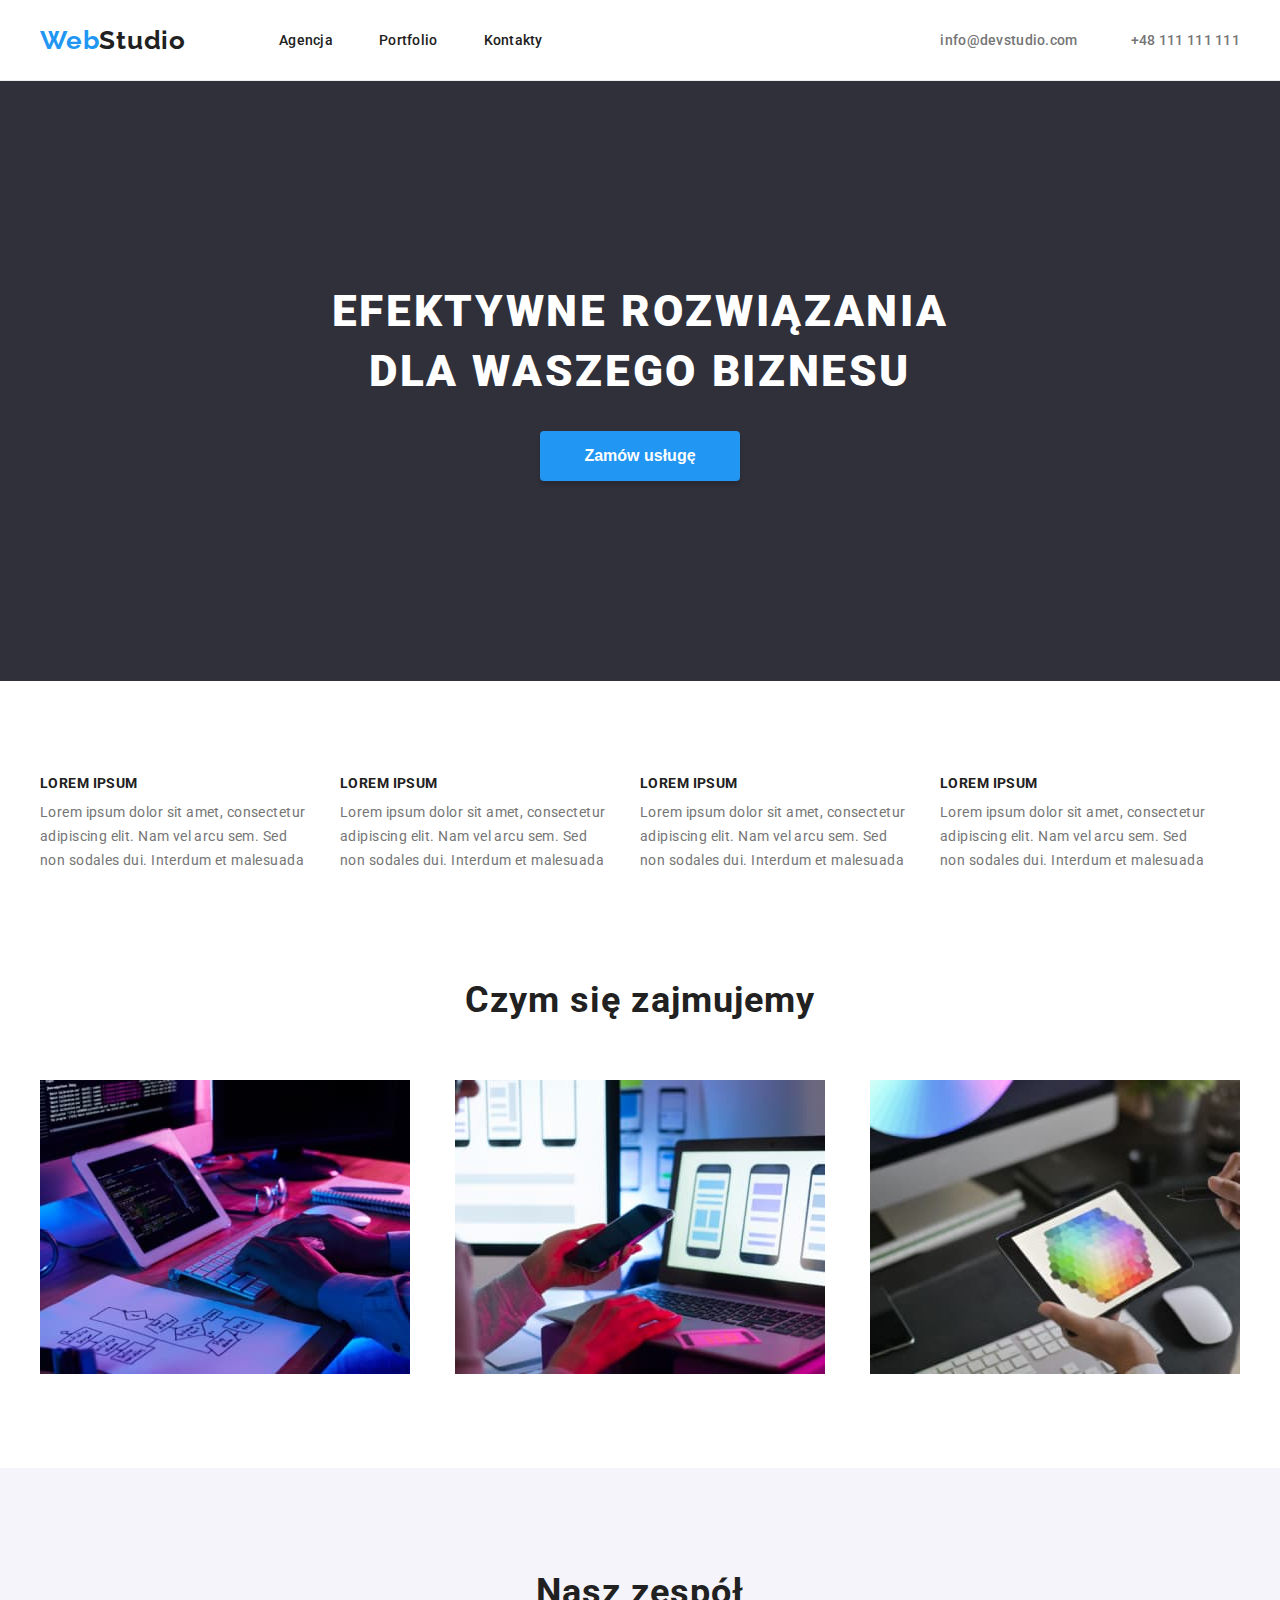
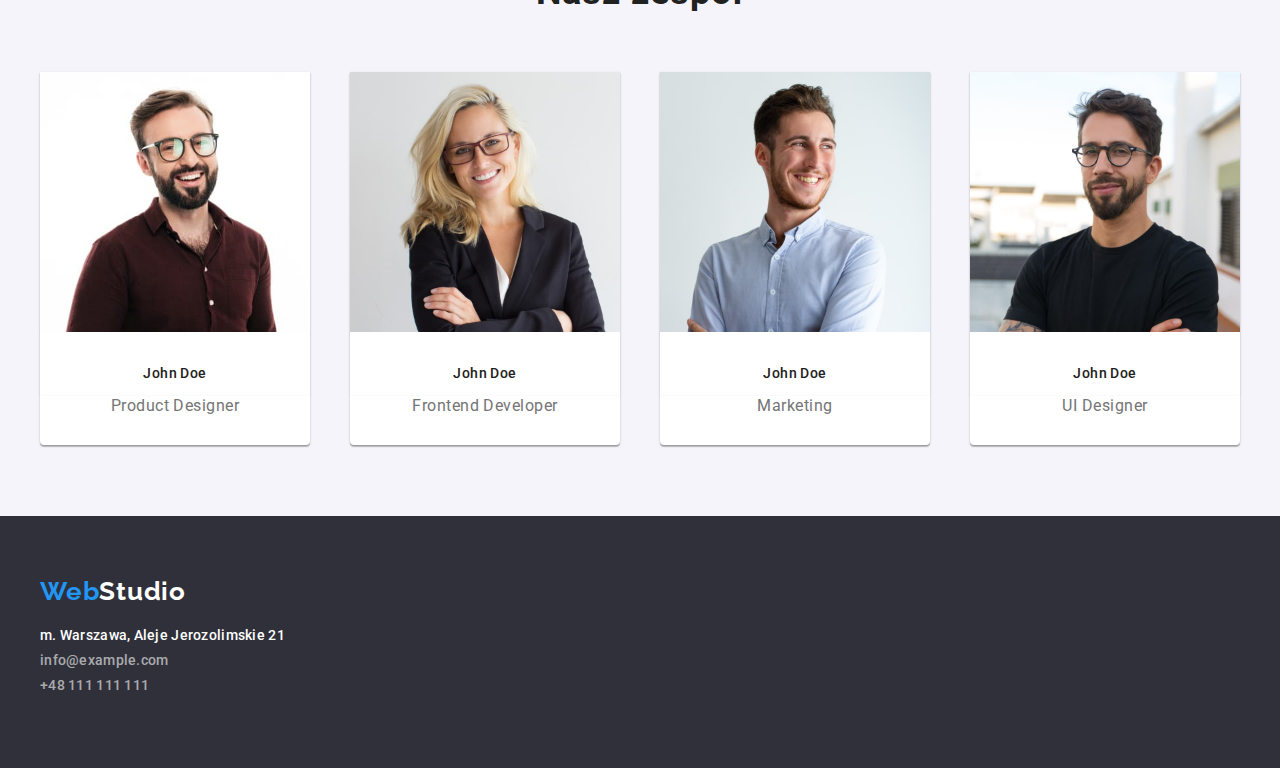
<file: index.html>
<!DOCTYPE html>
<html lang="en">
<head>
    <meta charset="UTF-8">
    <meta http-equiv="X-UA-Compatible" content="IE=edge">
    <meta name="viewport" content="width=device-width, initial-scale=1.0">
    <link rel="stylesheet" href="https://cdnjs.cloudflare.com/ajax/libs/modern-normalize/1.1.0/modern-normalize.min.css"
        integrity="sha512-wpPYUAdjBVSE4KJnH1VR1HeZfpl1ub8YT/NKx4PuQ5NmX2tKuGu6U/JRp5y+Y8XG2tV+wKQpNHVUX03MfMFn9Q=="
        crossorigin="anonymous" referrerpolicy="no-referrer" />
    <link href="css/style.css" rel="stylesheet" type="text/css">
    <link rel="preconnect" href="https://fonts.googleapis.com">
    <link rel="preconnect" href="https://fonts.gstatic.com" crossorigin>
    <link href="https://fonts.googleapis.com/css2?family=Raleway:wght@700&family=Roboto:wght@400;500;700;900&display=swap"
        rel="stylesheet">
    <title>Studio</title>
</head>
<body>
    <header class="header">
        <div class="container">
           <nav class="navigation">
            <a class="navigation-logo" href="#">Web<span>Studio</span></a>
            <ul class="navigation-list">
                <li class="navigation-list-item">
                    <a class="navigation-list-link" href="#">Agencja</a>
                </li>
                <li class="navigation-list-item">
                    <a class="navigation-list-link" href="portfolio.html">Portfolio</a>
                </li>
                <li class="navigation-list-item">
                    <a class="navigation-list-link" href="#">Kontakty</a>
                </li>
            </ul>
        </nav>
        <address class="address">
            <a class="address-email" href="mailto:info@devstudio.com">info@devstudio.com</a>
            <a class="address-phone-number" href="tel:+48111111111">+48 111 111 111</a>
        </address> 
        </div>
    </header>
    <main>
        <!--  HERO  -->
        <section class="hero">
            <div class="hero-up-side container">
                <h1 class="main-header">EFEKTYWNE ROZWIĄZANIA DLA WASZEGO BIZNESU</h1>
                <button class="modal-btn" type="button">Zamów usługę</button>
            </div>
        </section>
        <section>
              <div class="hero-down-side container">
                <ul class="hero-list">
                <li class="hero-list-item">
                    <h3 class="third-header third-header-hero">LOREM IPSUM</h3>
                    <p class="description description-hero">Lorem ipsum dolor sit amet, consectetur adipiscing elit. Nam vel arcu sem. Sed non sodales dui. Interdum et malesuada</p>
                </li>
                <li class="hero-list-item">
                    <h3 class="third-header third-header-hero">LOREM IPSUM</h3>
                    <p class="description description-hero">Lorem ipsum dolor sit amet, consectetur adipiscing elit. Nam vel arcu sem. Sed non sodales dui. Interdum et malesuada</p>
                </li>
                <li class="hero-list-item">
                    <h3 class="third-header third-header-hero">LOREM IPSUM</h3>
                    <p class="description description-hero">Lorem ipsum dolor sit amet, consectetur adipiscing elit. Nam vel arcu sem. Sed non sodales dui. Interdum et malesuada</p>
                </li>
                <li class="hero-list-item">
                    <h3 class="third-header third-header-hero">LOREM IPSUM</h3>
                    <p class="description description-hero">Lorem ipsum dolor sit amet, consectetur adipiscing elit. Nam vel arcu sem. Sed non sodales dui. Interdum et malesuada</p>
                </li>
            </ul> 
            </div>
        </section>
        <!--  czym sie zajmujemy  -->
        <section class="about">
            <div class="about-img container">
                <h2 class="secound-header-about">Czym się zajmujemy</h2>
                <ul class="about-img-list">
                    <li class="about-img-list-item">
                        <img class="about-img-list-img"
                        src="images/main/what_we_do/computer.jpg" 
                        alt="computer" 
                        width="370" 
                        height="294"
                        >
                    </li>
                    <li class="about-img-list-item">
                        <img class="about-img-list-img"
                        src="images/main/what_we_do/mobilePhone.jpg" 
                        alt="mobilePhone" 
                        width="370" 
                        height="294"
                        >
                    </li>
                    <li class="about-img-list-item">
                        <img class="about-img-list-img"
                        src="images/main/what_we_do/tablet.jpg" 
                        alt="tablet" 
                        width="370" 
                        height="294"
                        >
                    </li>
                </ul>
            </div>
        </section>
        <!--  Nasz zespół  -->
        <section class="team">
            <div class="team-img container">
                <h2 class="secound-header-team">Nasz zespół</h2>
                <ul class="team-img-list">
                    <li class="team-img-list-item">
                        <img class="team-img-list-img"
                        src="images/main/our_team/Product_Designer.jpg" 
                        alt="John_Doe_Product_Designer" 
                        width="270" 
                        height="260"
                        >
                        <h3 class="third-header third-header-team">John Doe</h3>
                        <p class="description description-team">Product Designer</p>
                    </li>
                    <li class="team-img-list-item">
                        <img class="team-img-list-img"
                        src="images/main/our_team/Frontend_Developer.jpg" 
                        alt="John_Doe_Frontend_Developer"
                        width="270" 
                        height="260" 
                        >
                        <h3 class="third-header third-header-team">John Doe</h3>
                        <p class="description description-team">Frontend Developer</p>
                    </li>
                    <li class="team-img-list-item">
                        <img class="team-img-list-img"
                        src="images/main/our_team/Marketing.jpg" 
                        alt="John_Doe_Marketing" 
                        width="270" 
                        height="260"
                        >
                        <h3 class="third-header third-header-team">John Doe</h3>
                        <p class="description description-team">Marketing</p>
                    </li>
                    <li class="team-img-list-item">
                        <img class="team-img-list-img"
                        src="images/main/our_team/UI_Designer.jpg" 
                        alt="John_Doe_UI_Designer" 
                        width="270" 
                        height="260"
                        >
                        <h3 class="third-header third-header-team">John Doe</h3>
                        <p class="description description-team">UI Designer</p>
                    </li>
                </ul>
            </div>
        </section>
    </main>
    <footer class="footer">
        <div class="container">
            <nav class="navigation">
               <a class="navigation-logo" href="#">Web<span id="dark-background">Studio</span></a> 
            </nav>
        <address class="address">
            <ul class="footer-list">
                <li class="footer-list-item">
                    <a class="footer-list-link-white"
                    href="https://goo.gl/maps/g1WJz3KEuRLDbhZs7" 
                    target="_blank">m. Warszawa, Aleje Jerozolimskie 21</a>
                </li>
                <li class="footer-list-item">
                    <a class="footer-list-link-grey" href="mailto:info@example.com">info@example.com</a>
                </li>
                <li class="footer-list-item">
                    <a class="footer-list-link-grey" href="tel:+48111111111">+48 111 111 111</a>
                </li>
            </ul>
        </address>
        </div>
    </footer>
</body>
</html>
</file>
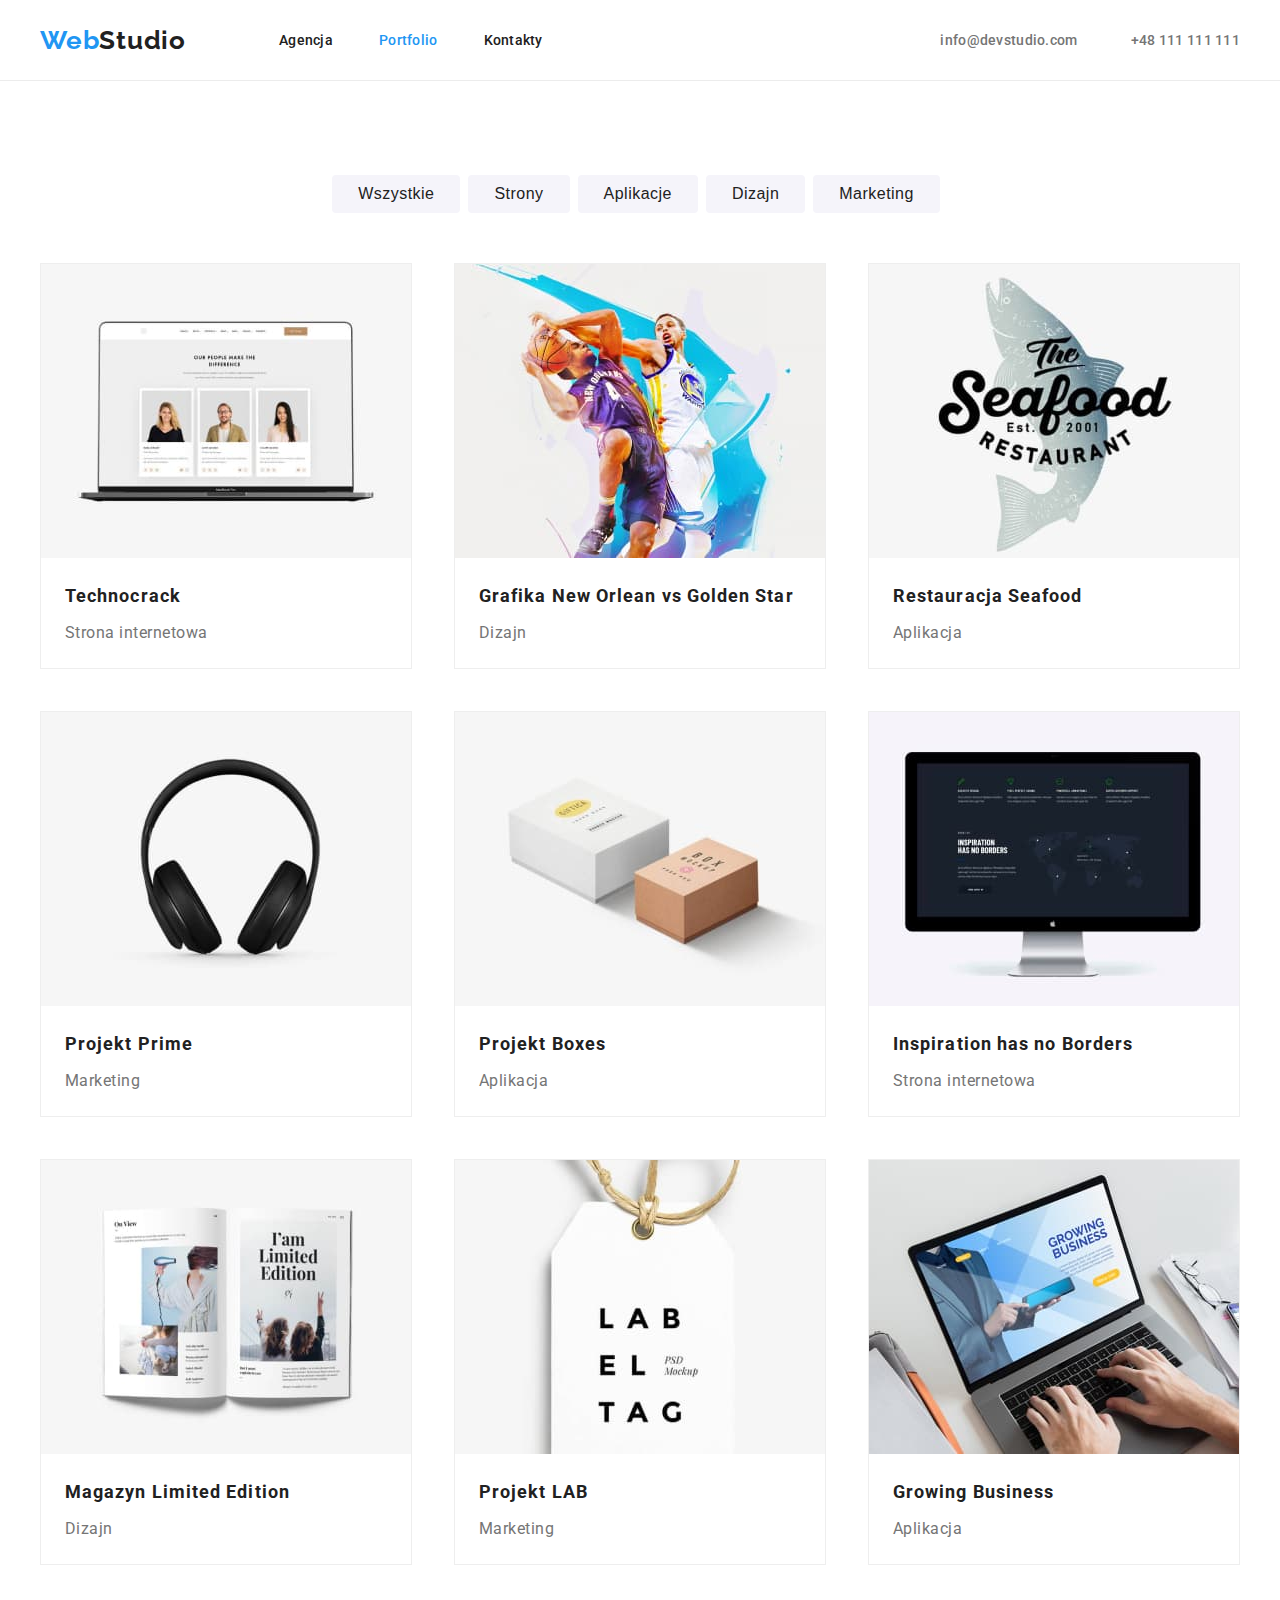
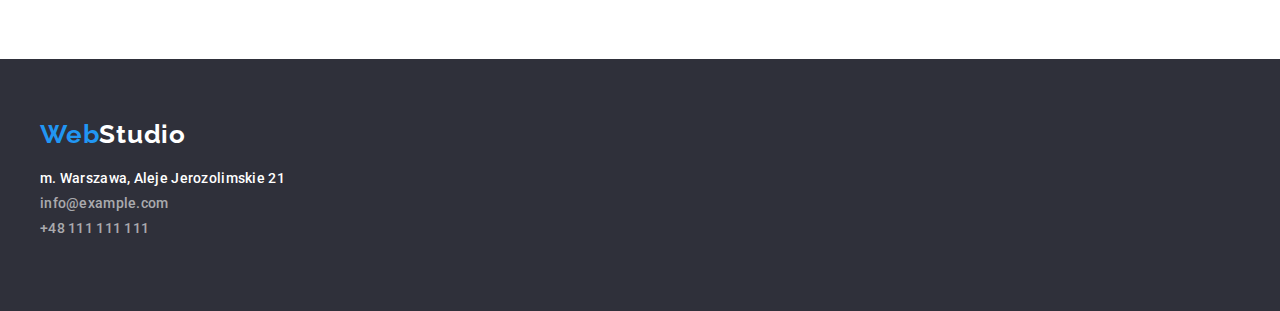
<file: portfolio.html>
<!DOCTYPE html>
<html lang="en">
<head>
    <meta charset="UTF-8">
    <meta http-equiv="X-UA-Compatible" content="IE=edge">
    <meta name="viewport" content="width=device-width, initial-scale=1.0">
    <link href="css/style.css" rel="stylesheet" type="text/css">
    <link rel="preconnect" href="https://fonts.googleapis.com">
    <link rel="preconnect" href="https://fonts.gstatic.com" crossorigin>
    <link href="https://fonts.googleapis.com/css2?family=Raleway:wght@700&family=Roboto:wght@400;500;700;900&display=swap"
        rel="stylesheet">
    <title>Portfolio</title>
</head>
<body>
<header class="header">
    <div class="container">
      <nav class="navigation">
        <a class="navigation-logo" href="#">Web<span>Studio</span></a>
        <ul class="navigation-list">
            <li class="navigation-list-item">
                <a class="navigation-list-link" href="#">Agencja</a>
            </li>
            <li class="navigation-list-item"><a class="navigation-list-link" href="#"><span>Portfolio</span></a>
                
            </li>
            <li class="navigation-list-item">
                <a class="navigation-list-link" href="#">Kontakty</a>
            </li>
        </ul>
    </nav>
    <address class="address">
        <a class="address-email" href="mailto:info@devstudio.com">info@devstudio.com</a>
        <a class="address-phone-number" href="tel:+48111111111">+48 111 111 111</a>
    </address>  
    </div>
    
</header>
<main>
    <section class="portfolio">
        <div class="filter-buttons container">
            <ul class="filter-buttons-list">
                <li class="filter-buttons-item">
                    <button class="btn" type="button"><span class="span-btn">Wszystkie</span></button>
                </li>
                <li class="filter-buttons-item">
                    <button class="btn" type="button"><span class="span-btn">Strony</span></button>
                </li>
                <li class="filter-buttons-item">
                    <button class="btn" type="button"><span class="span-btn">Aplikacje</span></button>
                </li>
                <li class="filter-buttons-item">
                    <button class="btn" type="button"><span class="span-btn">Dizajn</span></button>
                </li>
                <li class="filter-buttons-item">
                    <button class="btn" type="button"><span class="span-btn">Marketing</span></button>
                </li>
            </ul>
        </div>
    </section>
    <section class="choice">
      <div class="portfolio-choice container">
        <ul class="portfolio-list">
            <li class="portfolio-list-item">
                <figure class="portfolio-figure">
                    <img 
                        class="portfolio-list-img" 
                        src="images/portfolio/technocrack.jpg" 
                        alt="Technocrack"
                        width="370"
                        height="294"
                    >
                    <figcaption class="fig-description">
                        <h3>Technocrack</h3>
                        <p>Strona internetowa</p>
                    </figcaption>
                </figure>
            </li>
            <li class="portfolio-list-item">
                <figure class="portfolio-figure">
                    <img 
                        class="portfolio-list-img" 
                        src="images/portfolio/grafika_new_orlean.jpg" 
                        alt="Grafika New Orlean vs Golden Star" 
                        width="370" 
                        height="294"
                    >  
                    <figcaption class="fig-description">
                        <h3>Grafika New Orlean vs Golden Star</h3>
                        <p>Dizajn</p>
                    </figcaption>
                </figure>
            </li>
            <li class="portfolio-list-item">
                <figure class="portfolio-figure">
                    <img 
                        class="portfolio-list-img" 
                        src="images/portfolio/restauracja.jpg" 
                        alt="Restauracja Seafood" 
                        width="370" 
                        height="294"
                    >
                    <figcaption class="fig-description">
                        <h3>Restauracja Seafood</h3>
                        <p>Aplikacja</p>
                    </figcaption>
                </figure>
            </li>
            <li class="portfolio-list-item">
                <figure class="portfolio-figure">
                    <img 
                        class="portfolio-list-img" 
                        src="images/portfolio/projekt_prime.jpg" 
                        alt="Projekt Prime" 
                        width="370" 
                        height="294"
                    >
                    <figcaption class="fig-description">
                        <h3>Projekt Prime</h3>
                        <p>Marketing</p>
                    </figcaption>
                </figure>
            </li>
            <li class="portfolio-list-item">
                <figure class="portfolio-figure">
                    <img 
                        class="portfolio-list-img" 
                        src="images/portfolio/projekt_boxes.jpg" 
                        alt="Projekt Boxes" 
                        width="370" 
                        height="294"
                    >
                    <figcaption class="fig-description">
                        <h3>Projekt Boxes</h3>
                        <p>Aplikacja</p>
                    </figcaption>
                </figure>
            </li>
            <li class="portfolio-list-item">
                <figure class="portfolio-figure">
                    <img 
                        class="portfolio-list-img" 
                        src="images/portfolio/inspiration.jpg" 
                        alt="Inspiration has no Borders" 
                        width="370" 
                        height="294"
                    >
                    <figcaption class="fig-description">
                        <h3>Inspiration has no Borders</h3>
                        <p>Strona internetowa</p>
                    </figcaption>
                </figure>
            </li>
            <li class="portfolio-list-item">
                <figure class="portfolio-figure">
                    <img 
                        class="portfolio-list-img" 
                        src="images/portfolio/magazyn.jpg" 
                        alt="Magazyn Limited Edition" 
                        width="370" 
                        height="294"
                    >
                    <figcaption class="fig-description">
                        <h3>Magazyn Limited Edition</h3>
                        <p>Dizajn</p>
                    </figcaption>
                </figure>
            </li>
            <li class="portfolio-list-item">
                <figure class="portfolio-figure">
                    <img 
                        class="portfolio-list-img" 
                        src="images/portfolio/projekt_lab.jpg" 
                        alt="Projekt LAB" 
                        width="370" 
                        height="294"
                    >
                    <figcaption class="fig-description">
                        <h3>Projekt LAB</h3>
                        <p>Marketing</p>
                    </figcaption>
                </figure>
            </li>
            <li class="portfolio-list-item">
                <figure class="portfolio-figure">
                    <img 
                        class="portfolio-list-img" 
                        src="images/portfolio/growing_business.jpg" 
                        alt="Growing Business" 
                        width="370" 
                        height="294"
                    >
                    <figcaption class="fig-description">
                        <h3>Growing Business</h3>
                        <p>Aplikacja</p>
                    </figcaption>
                </figure>
            </li>
        </ul>
    </div>  
    </section>
</main>
<footer class="footer">
    <div class="container">
        <nav class="navigation">
            <a class="navigation-logo" href="#">Web<span id="dark-background">Studio</span></a>
        </nav>
        <address class="address">
            <ul class="footer-list">
                <li class="footer-list-item">
                    <a class="footer-list-link-white" href="https://goo.gl/maps/g1WJz3KEuRLDbhZs7" target="_blank">m.
                        Warszawa, Aleje Jerozolimskie 21</a>
                </li>
                <li class="footer-list-item">
                    <a class="footer-list-link-grey" href="mailto:info@example.com">info@example.com</a>
                </li>
                <li class="footer-list-item">
                    <a class="footer-list-link-grey" href="tel:+48111111111">+48 111 111 111</a>
                </li>
            </ul>
        </address>
    </div>
</footer>
</body>
</html>
</file>
<file: css/style.css>
:root {
  --main-font: "Roboto", sans-serif;
  --secondary-font: "Raleway", sans-serif;
  --main-color: #2196f3;
  --secound-color: #757575;
  --third-color: #212121;
  --main-background: #e5e5e5;
  --grey-backgroung: #f5f4fa;
  --dark-background: #2f303a;
}
body,
h1,
h2,
h3,
h4,
h5,
h6,
p,
ul {
  text-align: center;
  margin: 0;
  padding: 0;
}
body {
  box-sizing: border-box;
  font-family: var(--main-font);
  max-width: 1600px;
}
img {
  display: block;
}
.container {
  width: 1200px;
  padding: 0 15px;
  align-items: center;
  margin: 0 auto;
}
/*===== COMPONENTS =====*/
.address,
.navigation-list {
  font-style: normal;
  font-weight: 500;
  font-size: 14px;
  line-height: 1.143;
  letter-spacing: 0.02em;
}
.description {
  font-weight: 400;
  letter-spacing: 0.03em;
  color: var(--secound-color);
}
.third-header {
  letter-spacing: 0.03em;
  text-transform: uppercase;
  color: var(--third-color);
}
.footer {
  height: 252px;
  font-size: 14px;
  line-height: 1.714;
  letter-spacing: 0.03em;
  background-color: var(--dark-background);
}
/*===== END COMPONENTS =====*/

/*===== HEADER =====*/
.header {
  border-bottom: 1px solid #ececec;
}
.header .container {
  display: flex;
  align-items: center;
  height: 80px;
}
.navigation {
  display: flex;
}
.navigation-list {
  display: flex;
  align-items: center;
}
.navigation-list-item:not(:last-child) {
  margin-right: 46px;
}
.navigation-logo {
  font-family: var(--secondary-font);
  font-weight: bold;
  font-size: 26px;
  margin-right: 93px;
  text-decoration: none;
  line-height: 1.192;
  letter-spacing: 0.03em;
  color: var(--main-color);
}
.navigation-logo span {
  color: var(--third-color);
}

.navigation-list {
  list-style: none;
}
.navigation-list-link {
  text-decoration: none;
  color: var(--third-color);
}
.navigation-list-link span {
  color: var(--main-color);
}
#dark-background {
  color: #ffffff;
}
.address-email,
.address-phone-number {
  text-decoration: none;
  color: var(--secound-color);
}
.navigation-list-link:hover,
.navigation-list-link:focus,
.address-email:hover,
.address-email:focus,
.address-phone-number:hover,
.address-phone-number:focus {
  color: var(--main-color);
}
.modal-btn {
  width: 200px;
  height: 50px;
  font-style: normal;
  font-weight: 700;
  font-size: 16px;
  line-height: 1.875;
  color: #ffffff;
  border-radius: 4px;
  box-shadow: 0px 4px 4px rgba(0, 0, 0, 0.15);
  border: none;
  cursor: pointer;
}
.header .address {
  margin-left: auto;
}
.header .address-email {
  margin-right: 50px;
}

.address {
  font-style: normal;
  color: var(--secound-color);
}
/*===== END HEADER =====*/

/*===== HERO =====*/
.hero {
  background-color: var(--dark-background);
}
.hero-up-side {
  display: flex;
  flex-direction: column;
  align-items: center;
  justify-content: center;
  height: 600px;
}
.main-header {
  width: 696px;
  height: 120px;
  font-weight: 900;
  font-size: 44px;
  text-transform: uppercase;
  line-height: 1.364;
  text-align: center;
  letter-spacing: 0.06em;
  color: #ffffff;
}
.modal-btn {
  width: 200px;
  height: 50px;
  background-color: var(--main-color);
  margin-top: 30px;
}
.modal-btn:hover,
.modal-btn:focus {
  background-color: #ffffff;
  color: var(--third-color);
}
.third-header-hero {
  width: 270px;
  height: 16px;
  font-weight: 700;
  font-size: 14px;
  margin-bottom: 10px;
  line-height: 1.143;
  text-align: left;
}
.hero-list {
  list-style: none;
  display: flex;
  margin-top: 94px;
}
.hero-list-item:first-child {
  margin-right: 30px;
}
.hero-list-item:nth-child(2) {
  margin-right: 30px;
}
.hero-list-item:nth-child(3) {
  margin-right: 30px;
}
.description-hero {
  width: 270px;
  height: 75px;
  font-size: 14px;
  line-height: 1.714;
  text-align: start;
}
/*===== END HERO =====*/

/*===== CZYM SIĘ ZAJMUJEMY =====*/
.about {
  margin-top: 94px;
}
.secound-header-about {
  font-weight: 700;
  font-size: 36px;
  margin-bottom: 50px;
  line-height: 1.667;
  text-align: center;
  letter-spacing: 0.03em;
  color: var(--third-color);
}
.about-img-list {
  display: flex;
  list-style: none;
  justify-content: space-between;
}

/*===== END CZYM SIĘ ZAJMUJEMY =====*/

/*===== NASZ ZESPÓŁ =====*/
.team {
  background-color: var(--grey-backgroung);
  margin-top: 94px;
  height: 648px;
}
.secound-header-team {
  padding-top: 94px;
  margin-bottom: 50px;
  font-weight: 700;
  font-size: 36px;
  line-height: 1.667;
  text-align: center;
  letter-spacing: 0.03em;
  color: var(--third-color);
}
.team-img-list {
  display: flex;
  justify-content: space-between;
  list-style: none;
}
.team-img-list-img {
  box-shadow: 0px 1px 3px rgba(0, 0, 0, 0.12), 0px 1px 1px rgba(0, 0, 0, 0.14),
    0px 2px 1px rgba(0, 0, 0, 0.2);
}
.third-header-team {
  padding-top: 30px;
  padding-bottom: 10px;
  font-weight: 500;
  font-size: 14px;
  line-height: 1.714;
  background-color: #ffffff;
  text-transform: none;
  box-shadow: 0px 1px 3px rgba(0, 0, 0, 0.12), 0px 1px 1px rgba(0, 0, 0, 0.14),
    0px 2px 1px rgba(0, 0, 0, 0.2);
}
.description-team {
  font-size: 16px;
  line-height: 1.187;
  background-color: #ffffff;
  text-transform: none;
  padding-bottom: 30px;
  box-shadow: 0px 1px 3px rgba(0, 0, 0, 0.12), 0px 1px 1px rgba(0, 0, 0, 0.14),
    0px 2px 1px rgba(0, 0, 0, 0.2);
  border-radius: 0px 0px 4px 4px;
}
/*===== END NASZ ZESPÓŁ =====*/

/*=====  FOOTER =====*/
.footer .container {
  padding-top: 60px;
  padding-bottom: 60px;
}
.footer-list {
  display: flex;
  flex-direction: column;
  margin-top: 20px;
  text-align: start;
  list-style: none;
}
.footer-list-item {
  margin-bottom: 9px;
}
.footer-list-link-white {
  text-decoration: none;
  color: #ffffff;
}
.footer-list-link-grey {
  text-decoration: none;
  color: rgba(255, 255, 255, 0.6);
}
/*===== END FOOTER =====*/

/*===== PORTFOLIO FILTER =====*/
.btn {
  height: 38px;
  margin-right: 8px;
  font-weight: 500;
  font-size: 16px;
  line-height: 1.625;
  letter-spacing: 0.03em;
  color: var(--third-color);
  background-color: var(--grey-backgroung);
  border-radius: 4px;
  border: none;
  cursor: pointer;
}
.span-btn {
  padding: 0px 20px;
}
.btn:hover,
.btn:focus {
  color: #ffffff;
  background-color: var(--main-color);
  box-shadow: 0px 3px 1px rgba(0, 0, 0, 0.1), 0px 1px 2px rgba(0, 0, 0, 0.08),
    0px 2px 2px rgba(0, 0, 0, 0.12);
}

.filter-buttons-list {
  display: flex;
  justify-content: center;
  margin-top: 94px;
}
.filter-buttons-item {
  list-style: none;
}
/*===== END PORTFOLIO FILTER =====*/

/*===== PORTFOLIO CHOICE =====*/
.choice {
  margin-top: 50px;
}
.fig-description h3 {
  width: 322px;
  height: 36px;
  margin: 20px 24px 4px 24px;
  font-weight: 700;
  font-size: 18px;
  line-height: 2;
  text-align: left;
  letter-spacing: 0.06em;
  color: var(--third-color);
}
.fig-description p {
  width: 322px;
  height: 30px;
  margin: 0px 24px 20px 24px;
  font-weight: normal;
  font-size: 16px;
  line-height: 1.875;
  text-align: left;
  letter-spacing: 0.03em;
  color: var(--secound-color);
}
.portfolio-list {
  display: flex;
  flex-wrap: wrap;
  list-style: none;
}
.portfolio-list-item:first-child,
.portfolio-list-item:nth-child(2),
.portfolio-list-item:nth-child(4),
.portfolio-list-item:nth-child(5),
.portfolio-list-item:nth-child(7),
.portfolio-list-item:nth-child(8) {
  margin-right: 42px;
}
.portfolio-list-item:first-child,
.portfolio-list-item:nth-child(2),
.portfolio-list-item:nth-child(4),
.portfolio-list-item:nth-child(5) {
  margin-bottom: 42px;
}
.portfolio-list-item:nth-child(7),
.portfolio-list-item:nth-child(8),
.portfolio-list-item:last-child {
  margin-bottom: 94px;
}
.portfolio-figure {
  width: 370px;
  height: 404px;
  margin: 0px;
  background: #ffffff;
  border: 1px solid #eeeeee;
}
/*===== END PORTFOLIO CHOICE =====*/

/*===== FOOTER PORTFOLIO =====*/
/*===== END FOOTER PORTFOLIO =====*/
</file>
